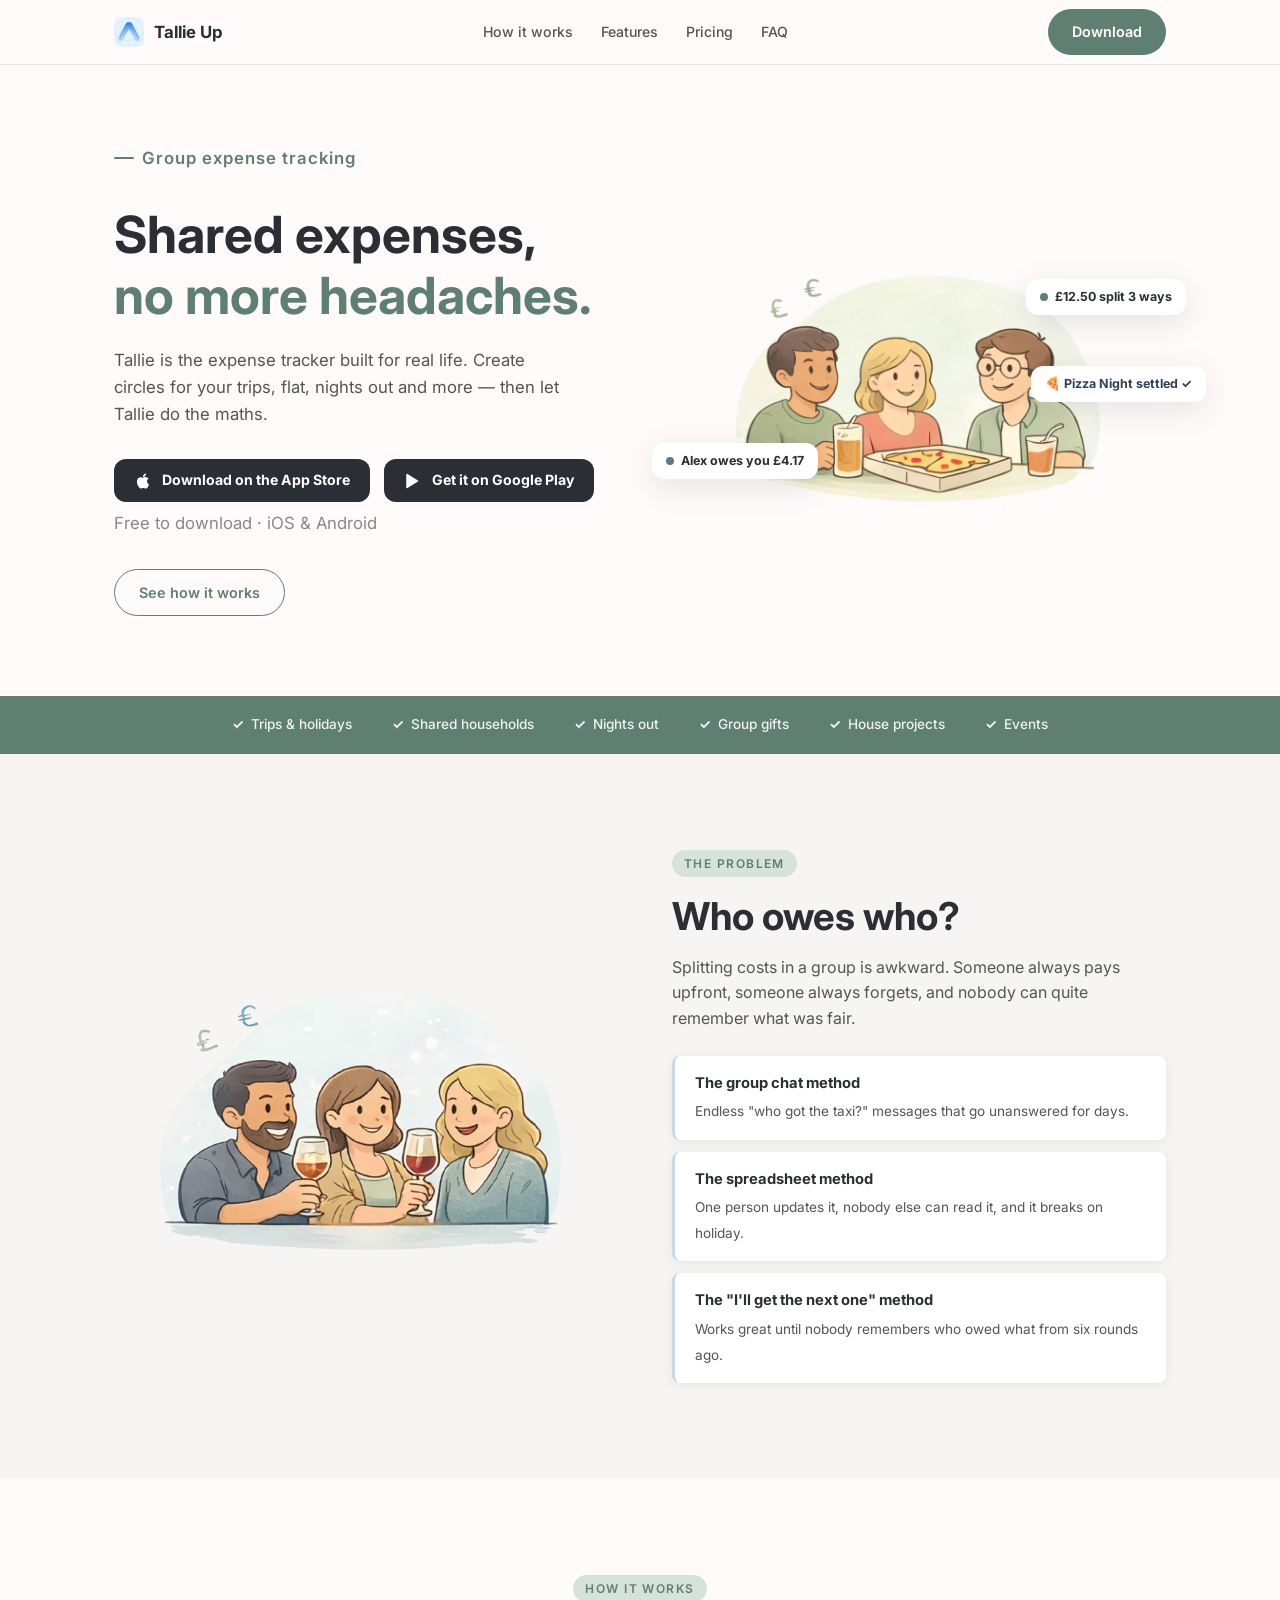
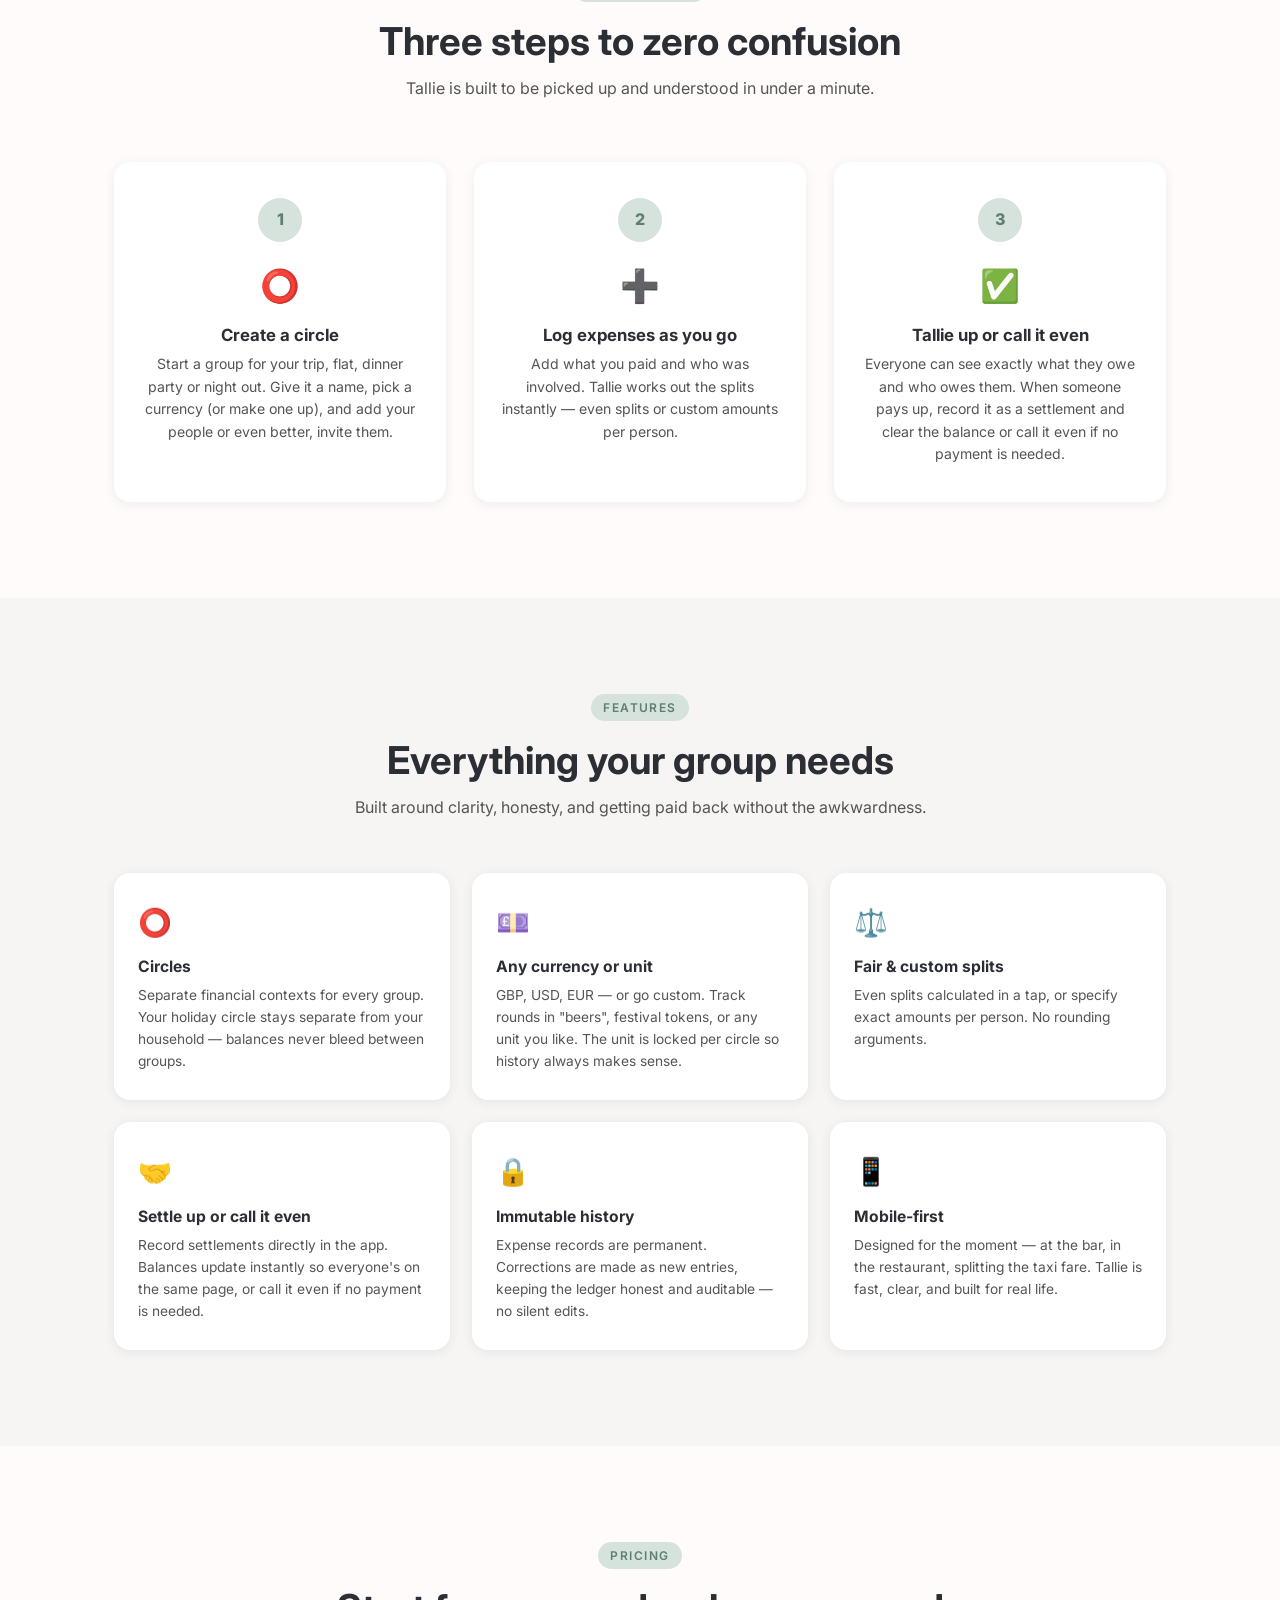
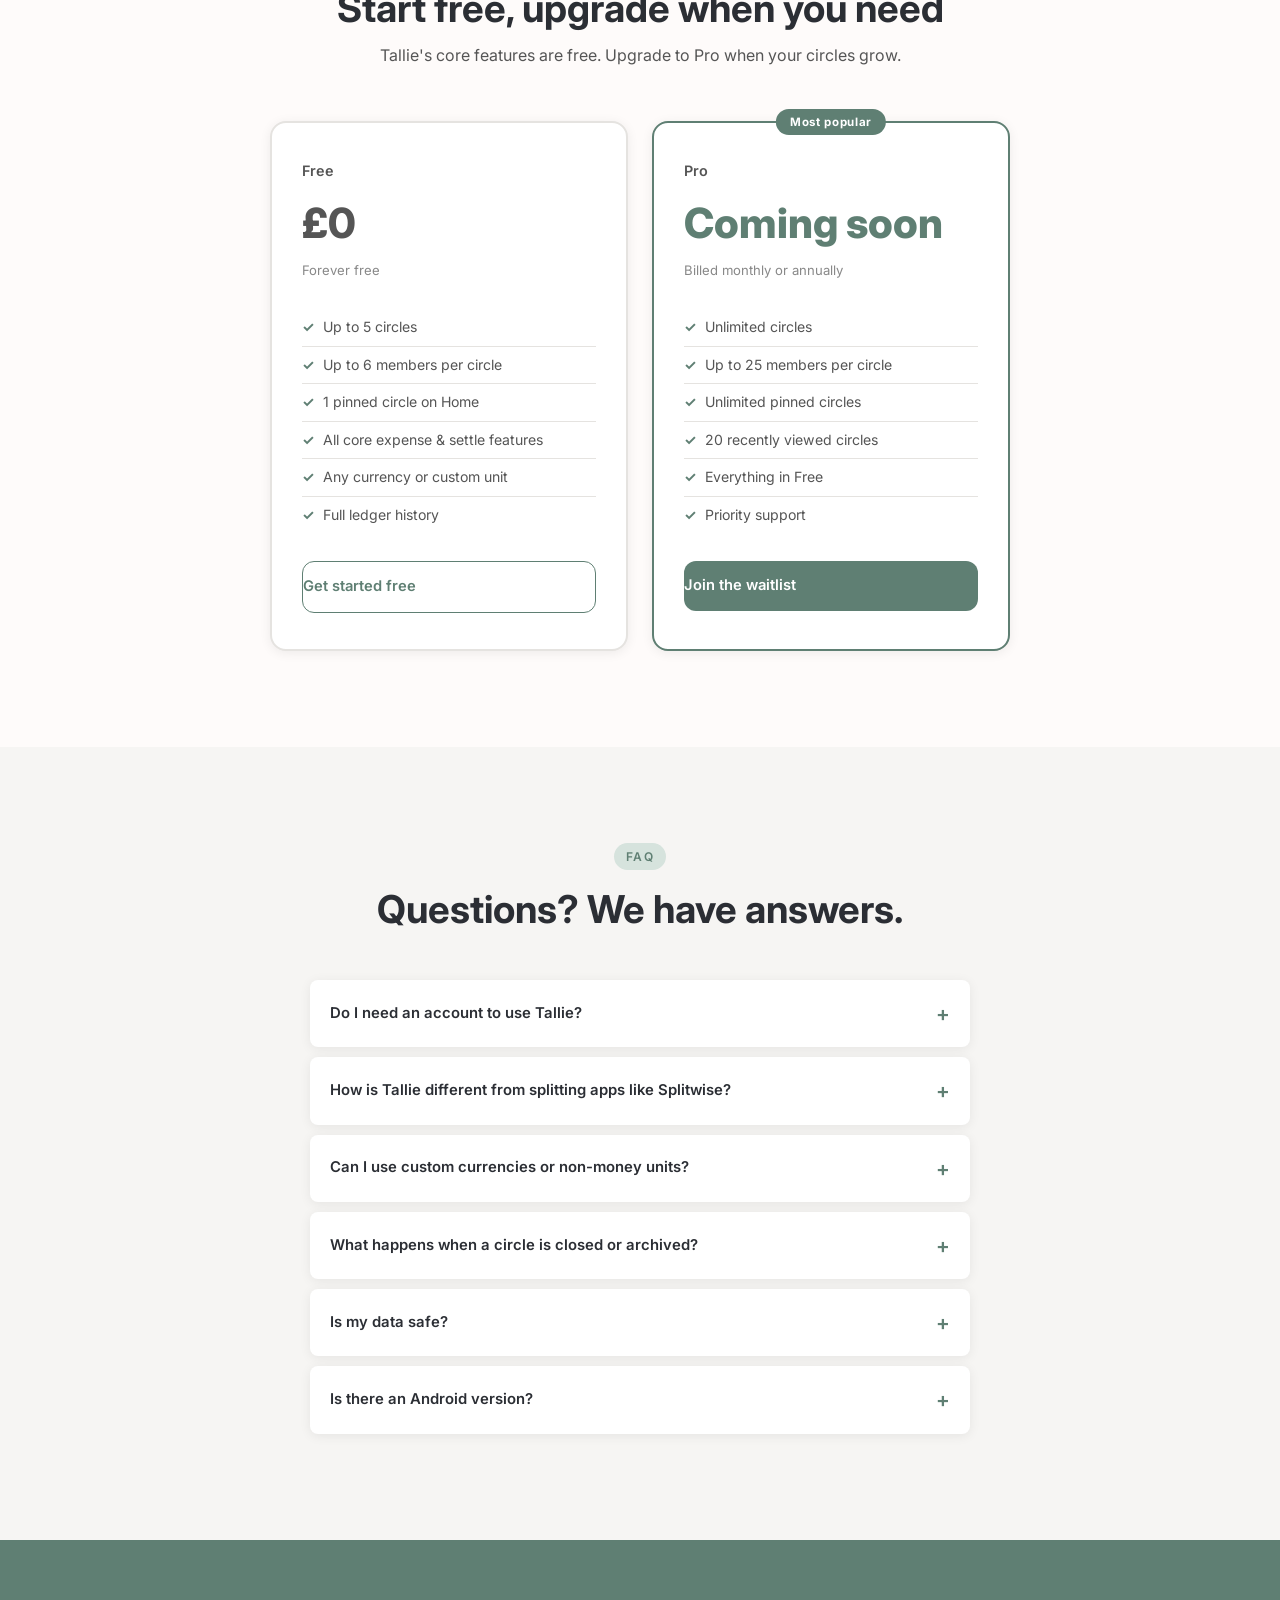
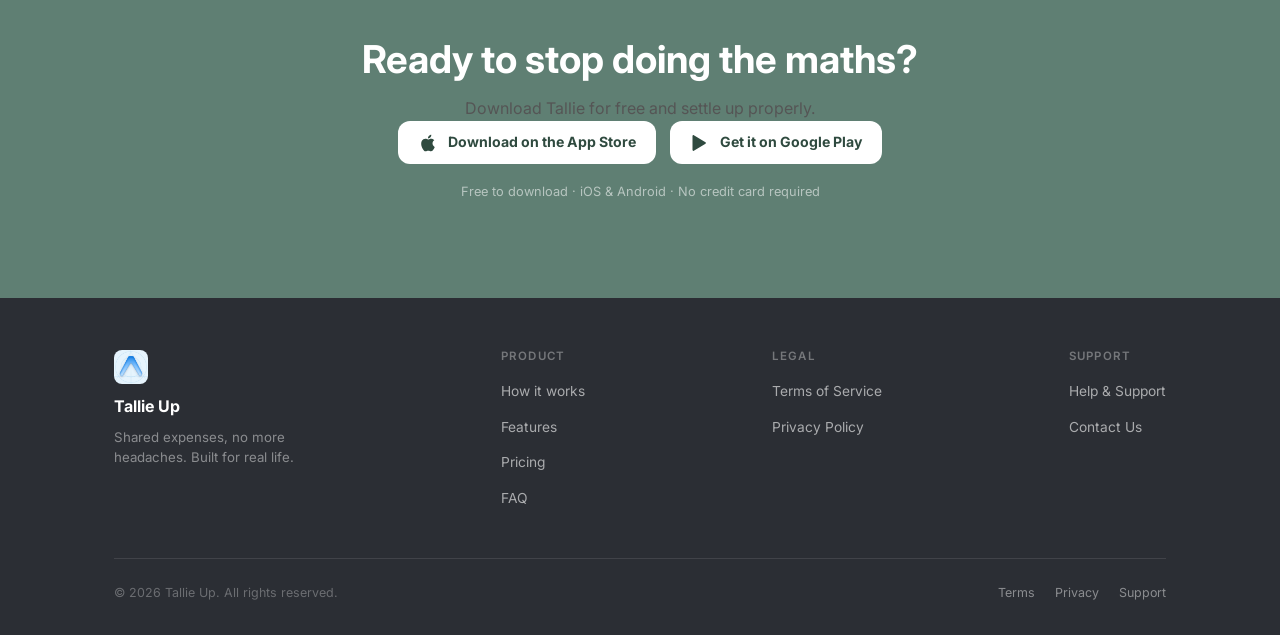
<file: index.html>
<!DOCTYPE html>
<html lang="en">
<head>
  <meta charset="UTF-8" />
  <meta name="viewport" content="width=device-width, initial-scale=1.0" />
  <meta name="description" content="Tallie Up is the group expense tracker built for real life. Create circles for trips, flatmates, nights out and more — then let Tallie do the maths." />
  <meta property="og:title" content="Tallie Up — Shared Expenses, No More Headaches" />
  <meta property="og:description" content="Track shared costs for trips, flatmates, nights out and more. Fair splits, clear balances, no stress." />
  <meta property="og:image" content="assets/icon.png" />
  <title>Tallie Up — Shared Expenses, Made Simple</title>
  <link rel="icon" type="image/png" href="assets/icon.png" />
  <link rel="preconnect" href="https://fonts.googleapis.com" />
  <link rel="preconnect" href="https://fonts.gstatic.com" crossorigin />
  <link href="https://fonts.googleapis.com/css2?family=Inter:ital,wght@0,400;0,500;0,600;0,700;0,800;1,400&display=swap" rel="stylesheet" />
  <link rel="stylesheet" href="styles.css" />
</head>
<body>

<!-- ══════════════════════════════════════════ NAV ══════════════════════════════════════════ -->
<nav>
  <div class="nav-inner">
    <a href="#" class="nav-logo">
      <img src="assets/icon.png" alt="Tallie Up" />
      <span>Tallie Up</span>
    </a>
    <ul class="nav-links">
      <li><a href="#how-it-works">How it works</a></li>
      <li><a href="#features">Features</a></li>
      <li><a href="#pricing">Pricing</a></li>
      <li><a href="#faq">FAQ</a></li>
    </ul>
    <div class="nav-right">
      <a href="#download" class="btn btn-primary">Download</a>
    </div>
  </div>
</nav>

<!-- ══════════════════════════════════════════ HERO ══════════════════════════════════════════ -->
<section class="hero">
  <div class="container">
    <div class="hero-inner">
      <!-- Copy -->
      <div>
        <p class="hero-eyebrow">Group expense tracking</p>
        <h1>Shared expenses,<br><em>no more headaches.</em></h1>
        <p>Tallie is the expense tracker built for real life. Create circles for your trips, flat, nights out and more&nbsp;— then let Tallie do the maths.</p>
        <div class="hero-actions">
          <a href="#download" class="badge-dark">
            <!-- Apple logo -->
            <svg width="18" height="18" viewBox="0 0 24 24" fill="currentColor"><path d="M18.71 19.5c-.83 1.24-1.71 2.45-3.05 2.47-1.34.03-1.77-.79-3.29-.79-1.53 0-2 .77-3.27.82-1.31.05-2.3-1.32-3.14-2.53C4.25 17 2.94 12.45 4.7 9.39c.87-1.52 2.43-2.48 4.12-2.51 1.28-.02 2.5.87 3.29.87.78 0 2.26-1.07 3.8-.91.65.03 2.47.26 3.64 1.98-.09.06-2.17 1.28-2.15 3.81.03 3.02 2.65 4.03 2.68 4.04-.03.07-.42 1.44-1.38 2.83M13 3.5c.73-.83 1.94-1.46 2.94-1.5.13 1.17-.34 2.35-1.04 3.19-.69.85-1.83 1.51-2.95 1.42-.15-1.15.41-2.35 1.05-3.11z"/></svg>
            Download on the App Store
          </a>
          <a href="#download" class="badge-dark">
            <!-- Google Play logo -->
            <svg width="18" height="18" viewBox="0 0 24 24" fill="currentColor"><path d="M3 20.5v-17c0-.83.94-1.3 1.6-.8l14 8.5c.6.37.6 1.23 0 1.6l-14 8.5c-.66.5-1.6.03-1.6-.8z"/></svg>
            Get it on Google Play
          </a>
        </div>
          <p class="hero-note">Free to download &middot; iOS &amp; Android</p>
        <div class="hero-actions">

          <a href="#how-it-works" class="btn btn-outline">See how it works</a>
        </div>
      </div>

      <!-- Illustration -->
      <div class="hero-img-wrap">
        <div class="hero-img-blob"></div>
        <img src="assets/login.png" alt="Friends splitting a meal and drinks" />
        <!-- Floating context badges -->
        <div class="float f1">
          <div class="float-dot" style="background:#5F7F73;"></div>
          £12.50 split 3 ways
        </div>
        <div class="float f2">
          <div class="float-dot" style="background:#567C8D;"></div>
          Alex owes you £4.17
        </div>
        <div class="float f3" style="color:#2F4156;">
          🍕 Pizza Night settled ✓
        </div>
      </div>
    </div>
  </div>
</section>

<!-- ══════════════════════════════════════════ STRIP ══════════════════════════════════════════ -->
<div class="strip">
  <div class="strip-inner">
    <span class="strip-item">Trips &amp; holidays</span>
    <span class="strip-item">Shared households</span>
    <span class="strip-item">Nights out</span>
    <span class="strip-item">Group gifts</span>
    <span class="strip-item">House projects</span>
    <span class="strip-item">Events</span>
  </div>
</div>

<!-- ══════════════════════════════════════════ PROBLEM ══════════════════════════════════════════ -->
<section class="problem" id="problem">
  <div class="container">
    <div class="problem-inner">
      <!-- Illustration -->
      <div class="problem-img">
        <div class="problem-img-blob"></div>
        <img src="assets/signup.png" alt="Friends celebrating together" />
      </div>
      <!-- Copy -->
      <div class="problem-copy">
        <span class="label">The problem</span>
        <h2>Who owes who?</h2>
        <p>Splitting costs in a group is awkward. Someone always pays upfront, someone always forgets, and nobody can quite remember what was fair.</p>
        <div class="pain-cards">
          <div class="pain-card">
            <strong>The group chat method</strong>
            <span>Endless "who got the taxi?" messages that go unanswered for days.</span>
          </div>
          <div class="pain-card">
            <strong>The spreadsheet method</strong>
            <span>One person updates it, nobody else can read it, and it breaks on holiday.</span>
          </div>
          <div class="pain-card">
            <strong>The "I'll get the next one" method</strong>
            <span>Works great until nobody remembers who owed what from six rounds ago.</span>
          </div>
        </div>
      </div>
    </div>
  </div>
</section>

<!-- ══════════════════════════════════════════ HOW IT WORKS ══════════════════════════════════════════ -->
<section id="how-it-works">
  <div class="container">
    <div class="hiw-header">
      <span class="label">How it works</span>
      <h2>Three steps to zero confusion</h2>
      <p>Tallie is built to be picked up and understood in under a minute.</p>
    </div>
    <div class="steps">
      <div class="step">
        <div class="step-num">1</div>
        <div class="step-icon">⭕</div>
        <h3>Create a circle</h3>
        <p>Start a group for your trip, flat, dinner party or night out. Give it a name, pick a currency (or make one up), and add your people or even better, invite them.</p>
      </div>
      <div class="step">
        <div class="step-num">2</div>
        <div class="step-icon">➕</div>
        <h3>Log expenses as you go</h3>
        <p>Add what you paid and who was involved. Tallie works out the splits instantly — even splits or custom amounts per person.</p>
      </div>
      <div class="step">
        <div class="step-num">3</div>
        <div class="step-icon">✅</div>
        <h3>Tallie up or call it even</h3>
        <p>Everyone can see exactly what they owe and who owes them. When someone pays up, record it as a settlement and clear the balance or call it even if no payment is needed.</p>
      </div>
    </div>
  </div>
</section>

<!-- ══════════════════════════════════════════ FEATURES ══════════════════════════════════════════ -->
<section class="features" id="features">
  <div class="container">
    <div class="features-header">
      <span class="label">Features</span>
      <h2>Everything your group needs</h2>
      <p>Built around clarity, honesty, and getting paid back without the awkwardness.</p>
    </div>
    <div class="features-grid">
      <div class="feature-card">
        <div class="feature-icon">⭕</div>
        <h3>Circles</h3>
        <p>Separate financial contexts for every group. Your holiday circle stays separate from your household — balances never bleed between groups.</p>
      </div>
      <div class="feature-card">
        <div class="feature-icon">💷</div>
        <h3>Any currency or unit</h3>
        <p>GBP, USD, EUR — or go custom. Track rounds in "beers", festival tokens, or any unit you like. The unit is locked per circle so history always makes sense.</p>
      </div>
      <div class="feature-card">
        <div class="feature-icon">⚖️</div>
        <h3>Fair &amp; custom splits</h3>
        <p>Even splits calculated in a tap, or specify exact amounts per person. No rounding arguments.</p>
      </div>
      <div class="feature-card">
        <div class="feature-icon">🤝</div>
        <h3>Settle up or call it even</h3>
        <p>Record settlements directly in the app. Balances update instantly so everyone's on the same page, or call it even if no payment is needed.</p>
      </div>
      <div class="feature-card">
        <div class="feature-icon">🔒</div>
        <h3>Immutable history</h3>
        <p>Expense records are permanent. Corrections are made as new entries, keeping the ledger honest and auditable — no silent edits.</p>
      </div>
      <div class="feature-card">
        <div class="feature-icon">📱</div>
        <h3>Mobile-first</h3>
        <p>Designed for the moment — at the bar, in the restaurant, splitting the taxi fare. Tallie is fast, clear, and built for real life.</p>
      </div>
    </div>
  </div>
</section>

<!-- ══════════════════════════════════════════ PRICING ══════════════════════════════════════════ -->
<section id="pricing">
  <div class="container">
    <div class="pricing-header">
      <span class="label">Pricing</span>
      <h2>Start free, upgrade when you need</h2>
      <p>Tallie's core features are free. Upgrade to Pro when your circles grow.</p>
    </div>
    <div class="pricing-grid">
      <!-- Free -->
      <div class="pricing-card">
        <p class="pricing-tier">Free</p>
        <p class="pricing-price">£0</p>
        <p class="pricing-period">Forever free</p>
        <ul class="pricing-list">
          <li><span class="check">✓</span> Up to 5 circles</li>
          <li><span class="check">✓</span> Up to 6 members per circle</li>
          <li><span class="check">✓</span> 1 pinned circle on Home</li>
          <li><span class="check">✓</span> All core expense &amp; settle features</li>
          <li><span class="check">✓</span> Any currency or custom unit</li>
          <li><span class="check">✓</span> Full ledger history</li>
        </ul>
        <a href="#download" class="btn btn-outline pricing-btn">Get started free</a>
      </div>
      <!-- Pro -->
      <div class="pricing-card pro">
        <div class="pro-badge">Most popular</div>
        <p class="pricing-tier">Pro</p>
        <p class="pricing-price" style="color:var(--primary);">Coming soon</p>
        <p class="pricing-period">Billed monthly or annually</p>
        <ul class="pricing-list">
          <li><span class="check">✓</span> Unlimited circles</li>
          <li><span class="check">✓</span> Up to 25 members per circle</li>
          <li><span class="check">✓</span> Unlimited pinned circles</li>
          <li><span class="check">✓</span> 20 recently viewed circles</li>
          <li><span class="check">✓</span> Everything in Free</li>
          <li><span class="check">✓</span> Priority support</li>
        </ul>
        <a href="#download" class="btn btn-primary pricing-btn">Join the waitlist</a>
      </div>
    </div>
  </div>
</section>

<!-- ══════════════════════════════════════════ FAQ ══════════════════════════════════════════ -->
<section class="faq" id="faq">
  <div class="container">
    <div class="faq-header">
      <span class="label">FAQ</span>
      <h2>Questions? We have answers.</h2>
    </div>
    <div class="faq-list">
      <details>
        <summary>Do I need an account to use Tallie?</summary>
        <div>Yes — Tallie uses accounts to keep your data safe, backed up, and synced. Sign up takes under a minute with just your email and a password.</div>
      </details>
      <details>
        <summary>How is Tallie different from splitting apps like Splitwise?</summary>
        <div>Tallie focuses on clean, isolated circles with an immutable ledger — every entry is permanent, corrections are made as new entries, and there are no silent edits. It also supports custom units (think: beers, tokens, holiday points) beyond standard currencies.</div>
      </details>
      <details>
        <summary>Can I use custom currencies or non-money units?</summary>
        <div>Yes! Each circle can use any ISO currency (GBP, USD, EUR…) or a completely custom unit — "beers", "festival tokens", "bottles", whatever fits your group. The unit is locked when the circle is created to preserve the meaning of historical records.</div>
      </details>
      <details>
        <summary>What happens when a circle is closed or archived?</summary>
        <div>Closing a circle prevents any new expenses or membership changes. Archiving makes it fully read-only. Either way, the full history is preserved — you can always look back at what happened.</div>
      </details>
      <details>
        <summary>Is my data safe?</summary>
        <div>Tallie is powered by Supabase with PostgreSQL and Row Level Security — meaning your data is isolated, encrypted in transit, and only accessible by you. We do not sell your data.</div>
      </details>
      <details>
        <summary>Is there an Android version?</summary>
        <div>Yes! Tallie is available on both iOS and Android. Download it free from the App Store or Google Play.</div>
      </details>
    </div>
  </div>
</section>

<!-- ══════════════════════════════════════════ DOWNLOAD ══════════════════════════════════════════ -->
<section class="download" id="download">
  <div class="container">
    <h2>Ready to stop doing the maths?</h2>
    <p>Download Tallie for free and settle up properly.</p>
    <div class="download-actions">
      <a href="#" class="badge-light">
        <svg width="20" height="20" viewBox="0 0 24 24" fill="currentColor"><path d="M18.71 19.5c-.83 1.24-1.71 2.45-3.05 2.47-1.34.03-1.77-.79-3.29-.79-1.53 0-2 .77-3.27.82-1.31.05-2.3-1.32-3.14-2.53C4.25 17 2.94 12.45 4.7 9.39c.87-1.52 2.43-2.48 4.12-2.51 1.28-.02 2.5.87 3.29.87.78 0 2.26-1.07 3.8-.91.65.03 2.47.26 3.64 1.98-.09.06-2.17 1.28-2.15 3.81.03 3.02 2.65 4.03 2.68 4.04-.03.07-.42 1.44-1.38 2.83M13 3.5c.73-.83 1.94-1.46 2.94-1.5.13 1.17-.34 2.35-1.04 3.19-.69.85-1.83 1.51-2.95 1.42-.15-1.15.41-2.35 1.05-3.11z"/></svg>
        Download on the App Store
      </a>
      <a href="#" class="badge-light">
        <svg width="20" height="20" viewBox="0 0 24 24" fill="currentColor"><path d="M3 20.5v-17c0-.83.94-1.3 1.6-.8l14 8.5c.6.37.6 1.23 0 1.6l-14 8.5c-.66.5-1.6.03-1.6-.8z"/></svg>
        Get it on Google Play
      </a>
    </div>
    <p class="download-note">Free to download &middot; iOS &amp; Android &middot; No credit card required</p>
  </div>
</section>

<!-- ══════════════════════════════════════════ FOOTER ══════════════════════════════════════════ -->
<footer class="footer-full">
  <div class="footer-inner">
    <div class="footer-top">
      <div class="footer-brand">
        <img src="assets/icon.png" alt="Tallie Up" />
        <div class="footer-brand-name">Tallie Up</div>
        <p>Shared expenses, no more headaches. Built for real life.</p>
      </div>
      <div class="footer-col">
        <h4>Product</h4>
        <ul>
          <li><a href="#how-it-works">How it works</a></li>
          <li><a href="#features">Features</a></li>
          <li><a href="#pricing">Pricing</a></li>
          <li><a href="#faq">FAQ</a></li>
        </ul>
      </div>
      <div class="footer-col">
        <h4>Legal</h4>
        <ul>
          <li><a href="terms.html">Terms of Service</a></li>
          <li><a href="privacy.html">Privacy Policy</a></li>
        </ul>
      </div>
      <div class="footer-col">
        <h4>Support</h4>
        <ul>
          <li><a href="support.html">Help &amp; Support</a></li>
          <li><a href="mailto:hello@tallieup.app">Contact Us</a></li>
        </ul>
      </div>
    </div>
    <div class="footer-bottom">
      <p>&copy; <span id="yr"></span> Tallie Up. All rights reserved.</p>
      <div style="display:flex;gap:20px;flex-wrap:wrap;">
        <a href="terms.html">Terms</a>
        <a href="privacy.html">Privacy</a>
        <a href="support.html">Support</a>
      </div>
    </div>
  </div>
</footer>

<script>
  document.getElementById('yr').textContent = new Date().getFullYear();
</script>
</body>
</html>
</file>
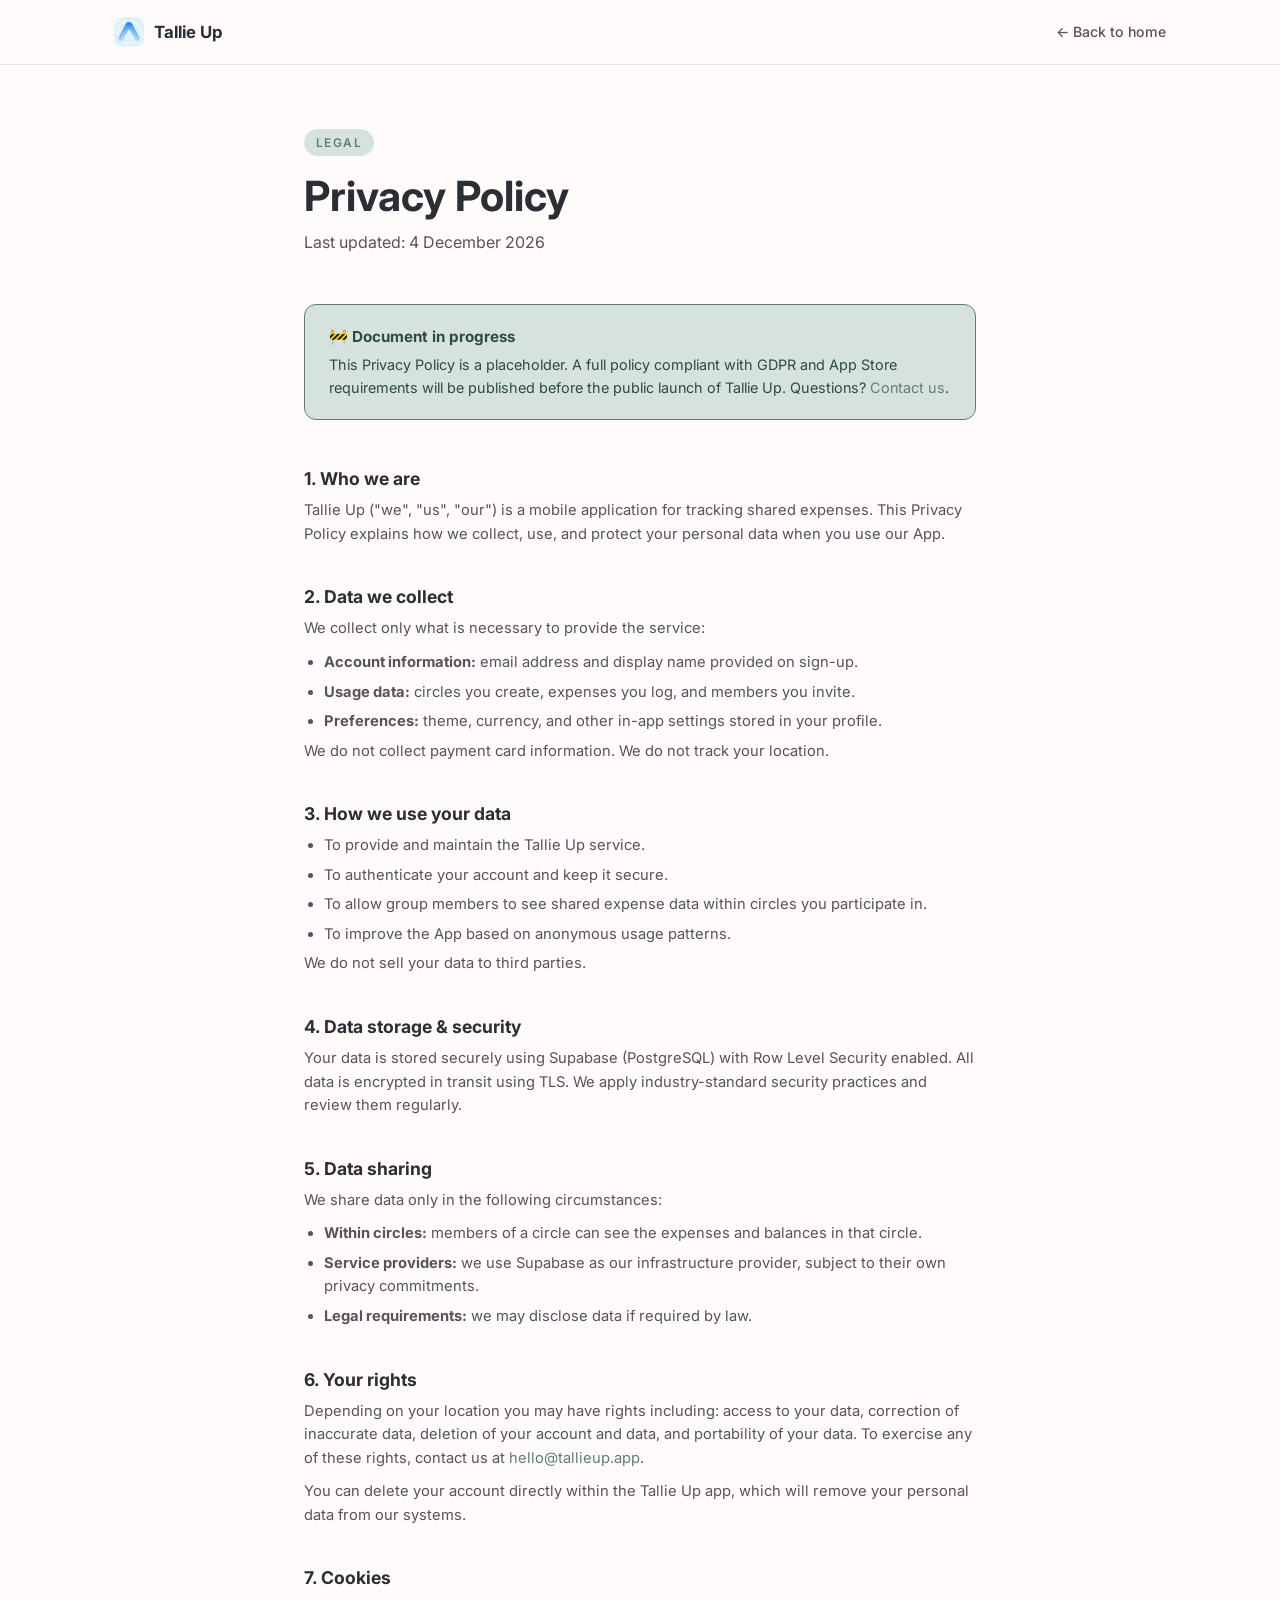
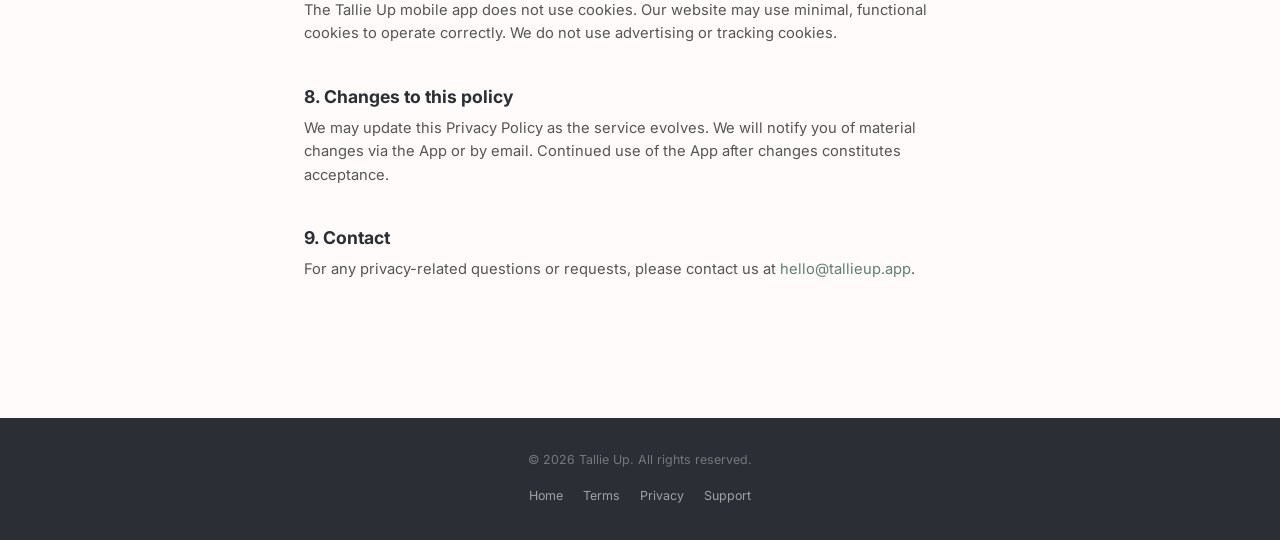
<file: privacy.html>
<!DOCTYPE html>
<html lang="en">
<head>
  <meta charset="UTF-8" />
  <meta name="viewport" content="width=device-width, initial-scale=1.0" />
  <title>Privacy Policy — Tallie Up</title>
  <link rel="icon" type="image/png" href="assets/icon.png" />
  <link rel="preconnect" href="https://fonts.googleapis.com" />
  <link rel="preconnect" href="https://fonts.gstatic.com" crossorigin />
  <link href="https://fonts.googleapis.com/css2?family=Inter:wght@400;500;600;700&display=swap" rel="stylesheet" />
  <link rel="stylesheet" href="styles.css" />
</head>
<body>

<nav>
  <div class="nav-inner">
    <a href="index.html" class="nav-logo">
      <img src="assets/icon.png" alt="Tallie Up" />
      <span>Tallie Up</span>
    </a>
    <a href="index.html" class="nav-back">&larr; Back to home</a>
  </div>
</nav>

<div class="page-wrap">
  <span class="page-label">Legal</span>
  <h1>Privacy Policy</h1>
  <p class="page-meta">Last updated: <span id="date"></span></p>

  <div class="placeholder-banner">
    <strong>🚧 Document in progress</strong>
    This Privacy Policy is a placeholder. A full policy compliant with GDPR and App Store requirements will be published before the public launch of Tallie Up. Questions? <a href="mailto:hello@tallieup.app">Contact us</a>.
  </div>

  <div class="legal-section">
    <h2>1. Who we are</h2>
    <p>Tallie Up ("we", "us", "our") is a mobile application for tracking shared expenses. This Privacy Policy explains how we collect, use, and protect your personal data when you use our App.</p>
  </div>

  <div class="legal-section">
    <h2>2. Data we collect</h2>
    <p>We collect only what is necessary to provide the service:</p>
    <ul>
      <li><strong>Account information:</strong> email address and display name provided on sign-up.</li>
      <li><strong>Usage data:</strong> circles you create, expenses you log, and members you invite.</li>
      <li><strong>Preferences:</strong> theme, currency, and other in-app settings stored in your profile.</li>
    </ul>
    <p>We do not collect payment card information. We do not track your location.</p>
  </div>

  <div class="legal-section">
    <h2>3. How we use your data</h2>
    <ul>
      <li>To provide and maintain the Tallie Up service.</li>
      <li>To authenticate your account and keep it secure.</li>
      <li>To allow group members to see shared expense data within circles you participate in.</li>
      <li>To improve the App based on anonymous usage patterns.</li>
    </ul>
    <p>We do not sell your data to third parties.</p>
  </div>

  <div class="legal-section">
    <h2>4. Data storage &amp; security</h2>
    <p>Your data is stored securely using Supabase (PostgreSQL) with Row Level Security enabled. All data is encrypted in transit using TLS. We apply industry-standard security practices and review them regularly.</p>
  </div>

  <div class="legal-section">
    <h2>5. Data sharing</h2>
    <p>We share data only in the following circumstances:</p>
    <ul>
      <li><strong>Within circles:</strong> members of a circle can see the expenses and balances in that circle.</li>
      <li><strong>Service providers:</strong> we use Supabase as our infrastructure provider, subject to their own privacy commitments.</li>
      <li><strong>Legal requirements:</strong> we may disclose data if required by law.</li>
    </ul>
  </div>

  <div class="legal-section">
    <h2>6. Your rights</h2>
    <p>Depending on your location you may have rights including: access to your data, correction of inaccurate data, deletion of your account and data, and portability of your data. To exercise any of these rights, contact us at <a href="mailto:hello@tallieup.app">hello@tallieup.app</a>.</p>
    <p>You can delete your account directly within the Tallie Up app, which will remove your personal data from our systems.</p>
  </div>

  <div class="legal-section">
    <h2>7. Cookies</h2>
    <p>The Tallie Up mobile app does not use cookies. Our website may use minimal, functional cookies to operate correctly. We do not use advertising or tracking cookies.</p>
  </div>

  <div class="legal-section">
    <h2>8. Changes to this policy</h2>
    <p>We may update this Privacy Policy as the service evolves. We will notify you of material changes via the App or by email. Continued use of the App after changes constitutes acceptance.</p>
  </div>

  <div class="legal-section">
    <h2>9. Contact</h2>
    <p>For any privacy-related questions or requests, please contact us at <a href="mailto:hello@tallieup.app">hello@tallieup.app</a>.</p>
  </div>
</div>

<footer>
  <p>&copy; <span id="yr"></span> Tallie Up. All rights reserved.</p>
  <div class="footer-links">
    <a href="index.html">Home</a>
    <a href="terms.html">Terms</a>
    <a href="privacy.html">Privacy</a>
    <a href="support.html">Support</a>
  </div>
</footer>

<script>
  document.getElementById('yr').textContent = new Date().getFullYear();
  document.getElementById('date').textContent = new Date().toLocaleDateString('en-GB', { day: 'numeric', month: 'long', year: 'numeric' });
</script>
</body>
</html>
</file>
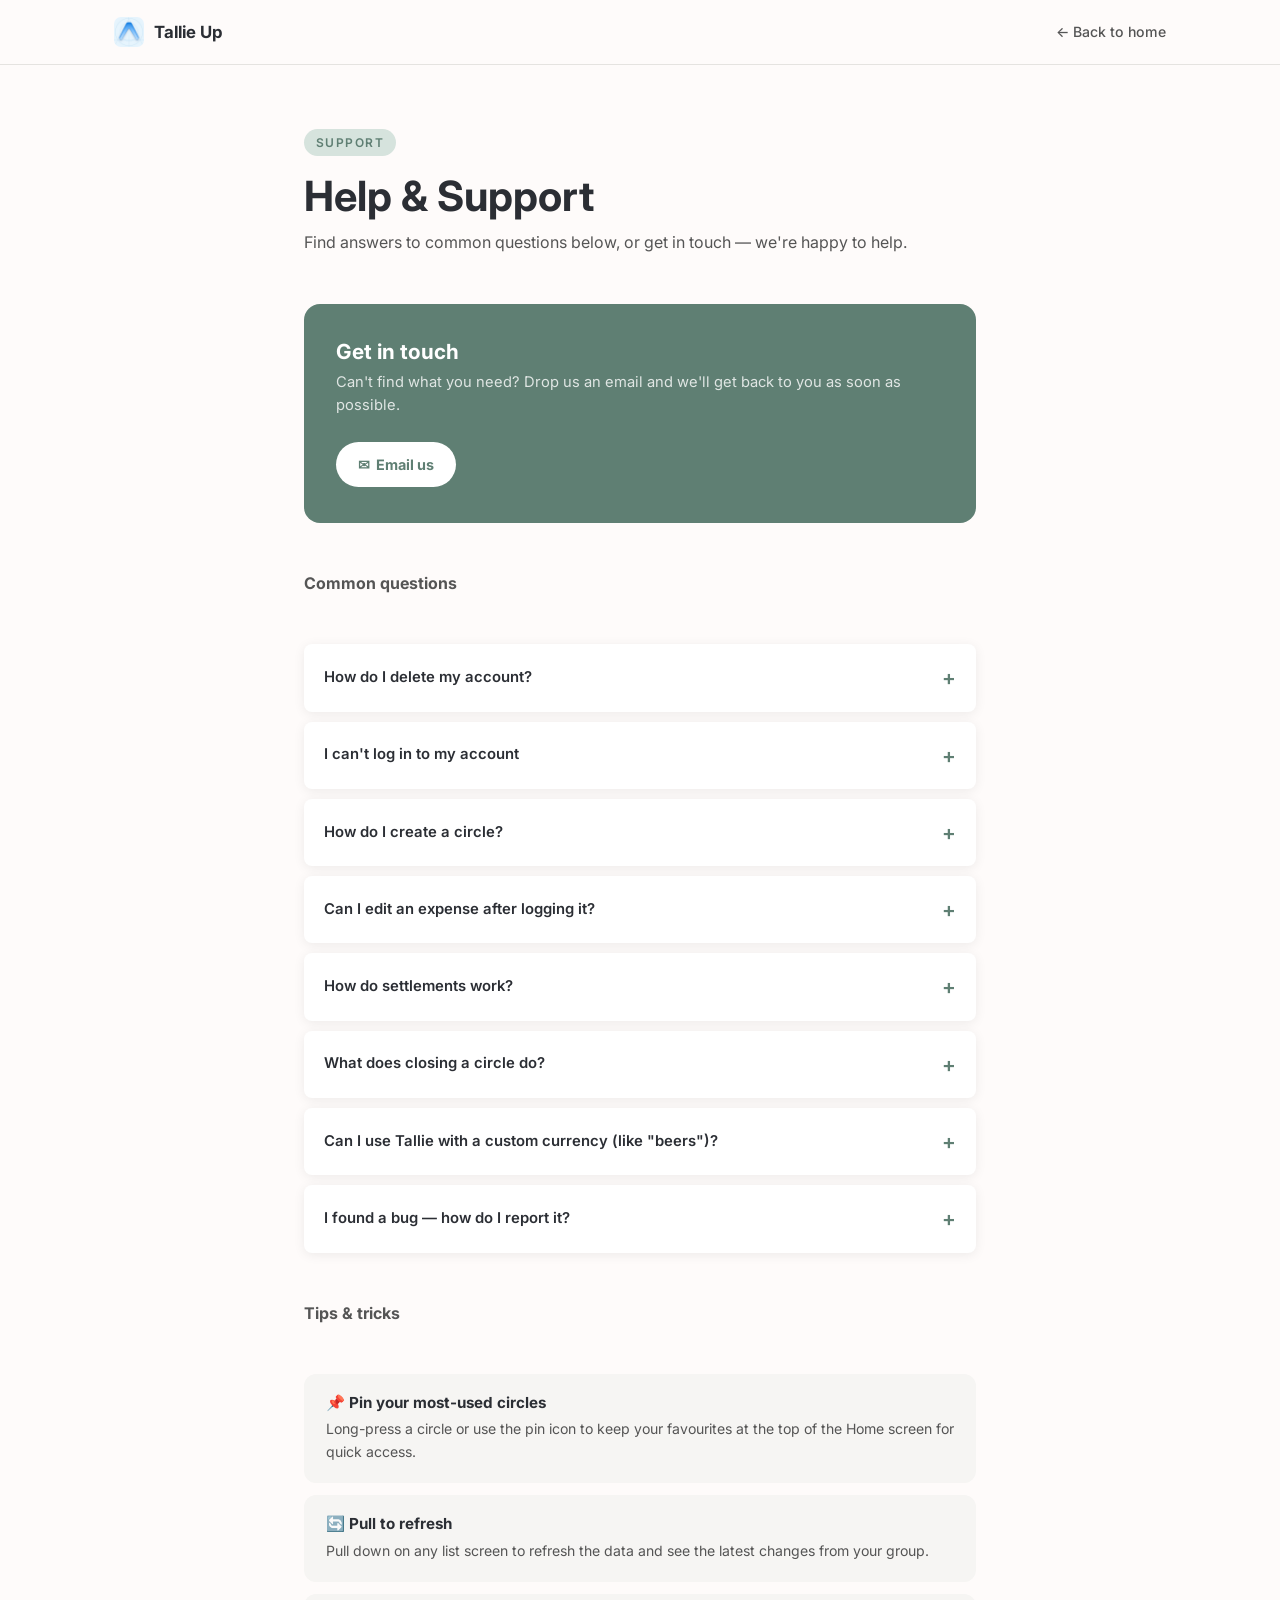
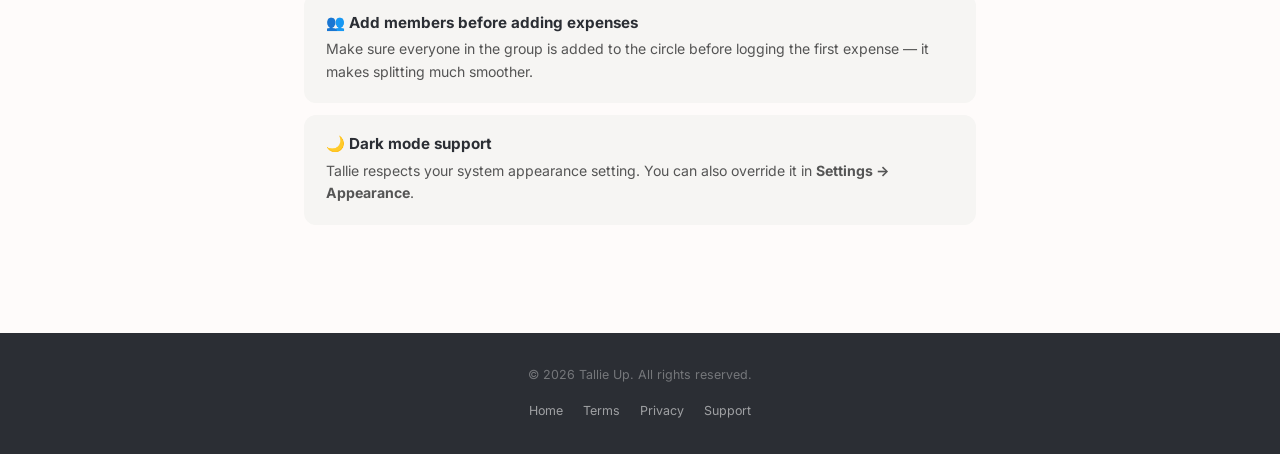
<file: support.html>
<!DOCTYPE html>
<html lang="en">
<head>
  <meta charset="UTF-8" />
  <meta name="viewport" content="width=device-width, initial-scale=1.0" />
  <title>Support — Tallie Up</title>
  <link rel="icon" type="image/png" href="assets/icon.png" />
  <link rel="preconnect" href="https://fonts.googleapis.com" />
  <link rel="preconnect" href="https://fonts.gstatic.com" crossorigin />
  <link href="https://fonts.googleapis.com/css2?family=Inter:wght@400;500;600;700&display=swap" rel="stylesheet" />
  <link rel="stylesheet" href="styles.css" />
</head>
<body>

<nav>
  <div class="nav-inner">
    <a href="index.html" class="nav-logo">
      <img src="assets/icon.png" alt="Tallie Up" />
      <span>Tallie Up</span>
    </a>
    <a href="index.html" class="nav-back">&larr; Back to home</a>
  </div>
</nav>

<div class="page-wrap">
  <span class="page-label">Support</span>
  <h1>Help &amp; Support</h1>
  <p>Find answers to common questions below, or get in touch — we're happy to help.</p>

  <!-- Contact -->
  <div class="contact-card">
    <div>
      <h2>Get in touch</h2>
      <p>Can't find what you need? Drop us an email and we'll get back to you as soon as possible.</p>
    </div>
    <a href="mailto:hello@tallieup.app" class="contact-btn">
      ✉&nbsp; Email us
    </a>
  </div>

  <!-- FAQ -->
  <p class="faq-title">Common questions</p>

  <details>
    <summary>How do I delete my account?</summary>
    <div>You can delete your account from within the app. Go to <strong>Settings</strong>, scroll to the bottom, and tap <strong>Delete Account</strong>. This will permanently remove your account and personal data. Circle history that involves other members may be retained for those members' records.</div>
  </details>

  <details>
    <summary>I can't log in to my account</summary>
    <div>First, check that you're using the correct email address. If you've forgotten your password, use the "Forgot password" option on the login screen — we'll send you a reset link. If you still can't access your account, email us at <a href="mailto:hello@tallieup.app">hello@tallieup.app</a>.</div>
  </details>

  <details>
    <summary>How do I create a circle?</summary>
    <div>Tap the <strong>+</strong> button on the Circles tab. Give your circle a name, choose a currency or custom unit, add members, and tap <strong>Create</strong>. You can add more members later from the circle's settings.</div>
  </details>

  <details>
    <summary>Can I edit an expense after logging it?</summary>
    <div>Tallie uses an immutable ledger — expenses are permanent once recorded. This keeps the history honest and trustworthy for all group members. If you made a mistake, you can add a correction entry (e.g. a negative expense or adjustment) to balance it out.</div>
  </details>

  <details>
    <summary>How do settlements work?</summary>
    <div>When someone pays another person back, record it as a <strong>Settlement</strong> inside the circle. Select who paid and who they paid, enter the amount, and confirm. Balances update instantly for everyone in the circle.</div>
  </details>

  <details>
    <summary>What does closing a circle do?</summary>
    <div>Closing a circle prevents any new expenses or membership changes. It's useful when a trip or event is finished and you want to lock the records. The full history is preserved and remains readable. You can archive a closed circle to move it out of your active list.</div>
  </details>

  <details>
    <summary>Can I use Tallie with a custom currency (like "beers")?</summary>
    <div>Yes! When creating a circle, choose <strong>Custom unit</strong> and name it whatever you like — "beers", "bottles", "tokens", anything. The unit is fixed for the lifetime of the circle so the history always makes sense.</div>
  </details>

  <details>
    <summary>I found a bug — how do I report it?</summary>
    <div>Please email <a href="mailto:hello@tallieup.app">hello@tallieup.app</a> with a description of what happened, what you expected, and your device and OS version. Screenshots or screen recordings are really helpful.</div>
  </details>

  <!-- Tips -->
  <p class="tips-title">Tips &amp; tricks</p>

  <div class="tip-card">
    <h3>📌 Pin your most-used circles</h3>
    <p>Long-press a circle or use the pin icon to keep your favourites at the top of the Home screen for quick access.</p>
  </div>

  <div class="tip-card">
    <h3>🔄 Pull to refresh</h3>
    <p>Pull down on any list screen to refresh the data and see the latest changes from your group.</p>
  </div>

  <div class="tip-card">
    <h3>👥 Add members before adding expenses</h3>
    <p>Make sure everyone in the group is added to the circle before logging the first expense — it makes splitting much smoother.</p>
  </div>

  <div class="tip-card">
    <h3>🌙 Dark mode support</h3>
    <p>Tallie respects your system appearance setting. You can also override it in <strong>Settings → Appearance</strong>.</p>
  </div>
</div>

<footer>
  <p>&copy; <span id="yr"></span> Tallie Up. All rights reserved.</p>
  <div class="footer-links">
    <a href="index.html">Home</a>
    <a href="terms.html">Terms</a>
    <a href="privacy.html">Privacy</a>
    <a href="support.html">Support</a>
  </div>
</footer>

<script>
  document.getElementById('yr').textContent = new Date().getFullYear();
</script>
</body>
</html>
</file>
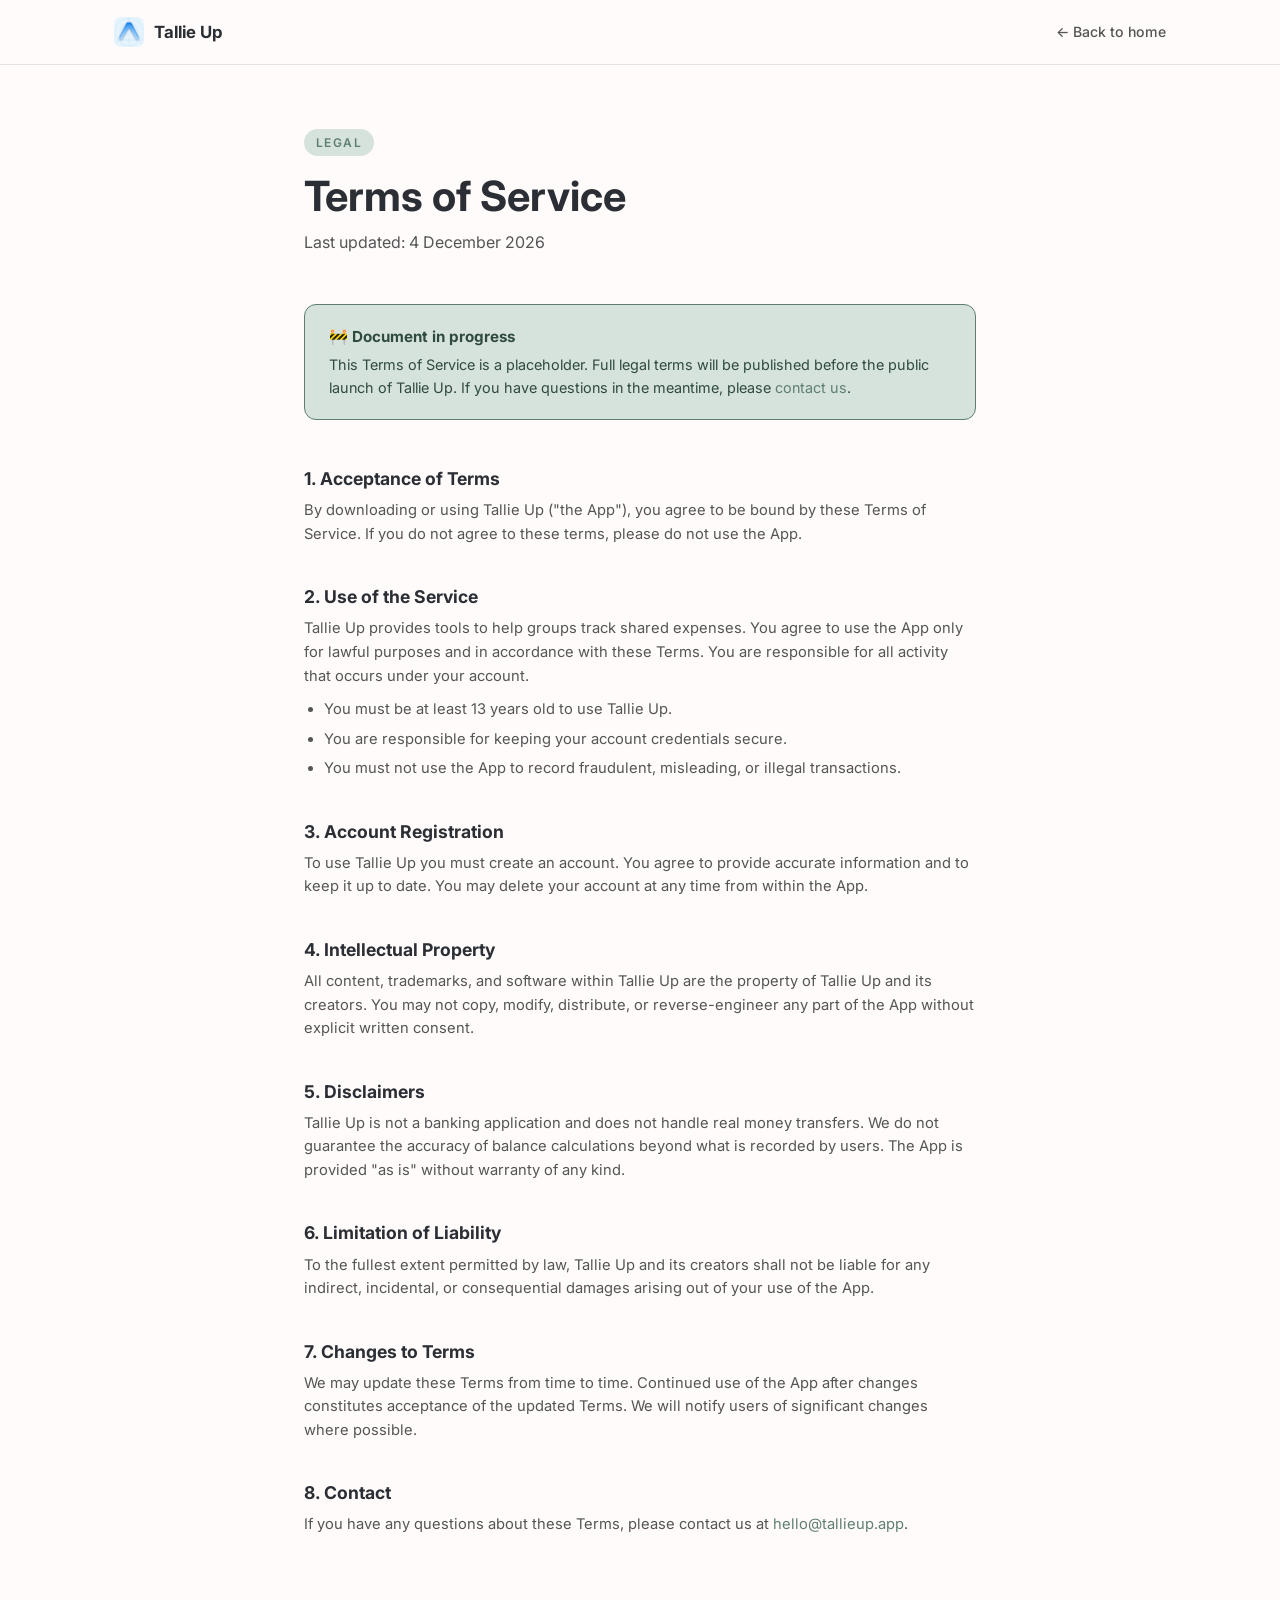
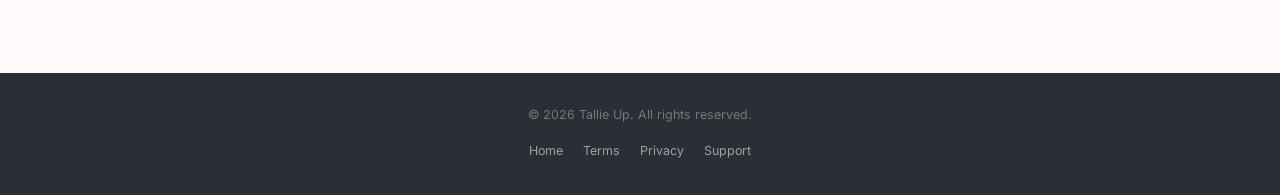
<file: terms.html>
<!DOCTYPE html>
<html lang="en">
<head>
  <meta charset="UTF-8" />
  <meta name="viewport" content="width=device-width, initial-scale=1.0" />
  <title>Terms of Service — Tallie Up</title>
  <link rel="icon" type="image/png" href="assets/icon.png" />
  <link rel="preconnect" href="https://fonts.googleapis.com" />
  <link rel="preconnect" href="https://fonts.gstatic.com" crossorigin />
  <link href="https://fonts.googleapis.com/css2?family=Inter:wght@400;500;600;700&display=swap" rel="stylesheet" />
  <link rel="stylesheet" href="styles.css" />
</head>
<body>

<nav>
  <div class="nav-inner">
    <a href="index.html" class="nav-logo">
      <img src="assets/icon.png" alt="Tallie Up" />
      <span>Tallie Up</span>
    </a>
    <a href="index.html" class="nav-back">&larr; Back to home</a>
  </div>
</nav>

<div class="page-wrap">
  <span class="page-label">Legal</span>
  <h1>Terms of Service</h1>
  <p class="page-meta">Last updated: <span id="date"></span></p>

  <div class="placeholder-banner">
    <strong>🚧 Document in progress</strong>
    This Terms of Service is a placeholder. Full legal terms will be published before the public launch of Tallie Up. If you have questions in the meantime, please <a href="mailto:hello@tallieup.app">contact us</a>.
  </div>

  <div class="legal-section">
    <h2>1. Acceptance of Terms</h2>
    <p>By downloading or using Tallie Up ("the App"), you agree to be bound by these Terms of Service. If you do not agree to these terms, please do not use the App.</p>
  </div>

  <div class="legal-section">
    <h2>2. Use of the Service</h2>
    <p>Tallie Up provides tools to help groups track shared expenses. You agree to use the App only for lawful purposes and in accordance with these Terms. You are responsible for all activity that occurs under your account.</p>
    <ul>
      <li>You must be at least 13 years old to use Tallie Up.</li>
      <li>You are responsible for keeping your account credentials secure.</li>
      <li>You must not use the App to record fraudulent, misleading, or illegal transactions.</li>
    </ul>
  </div>

  <div class="legal-section">
    <h2>3. Account Registration</h2>
    <p>To use Tallie Up you must create an account. You agree to provide accurate information and to keep it up to date. You may delete your account at any time from within the App.</p>
  </div>

  <div class="legal-section">
    <h2>4. Intellectual Property</h2>
    <p>All content, trademarks, and software within Tallie Up are the property of Tallie Up and its creators. You may not copy, modify, distribute, or reverse-engineer any part of the App without explicit written consent.</p>
  </div>

  <div class="legal-section">
    <h2>5. Disclaimers</h2>
    <p>Tallie Up is not a banking application and does not handle real money transfers. We do not guarantee the accuracy of balance calculations beyond what is recorded by users. The App is provided "as is" without warranty of any kind.</p>
  </div>

  <div class="legal-section">
    <h2>6. Limitation of Liability</h2>
    <p>To the fullest extent permitted by law, Tallie Up and its creators shall not be liable for any indirect, incidental, or consequential damages arising out of your use of the App.</p>
  </div>

  <div class="legal-section">
    <h2>7. Changes to Terms</h2>
    <p>We may update these Terms from time to time. Continued use of the App after changes constitutes acceptance of the updated Terms. We will notify users of significant changes where possible.</p>
  </div>

  <div class="legal-section">
    <h2>8. Contact</h2>
    <p>If you have any questions about these Terms, please contact us at <a href="mailto:hello@tallieup.app">hello@tallieup.app</a>.</p>
  </div>
</div>

<footer>
  <p>&copy; <span id="yr"></span> Tallie Up. All rights reserved.</p>
  <div class="footer-links">
    <a href="index.html">Home</a>
    <a href="terms.html">Terms</a>
    <a href="privacy.html">Privacy</a>
    <a href="support.html">Support</a>
  </div>
</footer>

<script>
  document.getElementById('yr').textContent = new Date().getFullYear();
  document.getElementById('date').textContent = new Date().toLocaleDateString('en-GB', { day: 'numeric', month: 'long', year: 'numeric' });
</script>
</body>
</html>
</file>
<file: styles.css>
/* ════════════════════════════════════════════════════════════════
   Tallie Up — Website Styles
   Mirrors design tokens from app/styles/theme.ts
   ════════════════════════════════════════════════════════════════ */

/* ── Reset ── */
*, *::before, *::after { box-sizing: border-box; margin: 0; padding: 0; }

/* ── Design tokens ── */
:root {
  --bg:         #FEFBFA;
  --bg-alt:     #F6F5F3;
  --text:       #2B2E34;
  --text-muted: #555555;
  --text-faint: #888888;
  --primary:    #5F7F73;
  --primary-dk: #2F4A3F;
  --primary-lt: #D6E3DD;
  --sky:        #C8D9E6;
  --sky-lt:     #EEF4F8;
  --teal:       #567C8D;
  --navy:       #2F4156;
  --border:     #E5E3E0;
  --radius:     16px;
  --radius-sm:   8px;
  --shadow:     0 2px 12px rgba(0,0,0,0.07);
  --shadow-lg:  0 8px 32px rgba(0,0,0,0.10);
}

/* ── Base ── */
html { scroll-behavior: smooth; }

body {
  font-family: 'Inter', -apple-system, BlinkMacSystemFont, 'Segoe UI', sans-serif;
  background: var(--bg);
  color: var(--text);
  line-height: 1.6;
  -webkit-font-smoothing: antialiased;
}

h1, h2, h3, h4 { line-height: 1.2; font-weight: 700; }
h1 { font-size: clamp(2rem, 5vw, 3.2rem); }
h2 { font-size: clamp(1.6rem, 4vw, 2.4rem); }
h3 { font-size: 1.05rem; }
p  { color: var(--text-muted); }
a  { color: inherit; text-decoration: none; }

.container { max-width: 1100px; margin: 0 auto; padding: 0 24px; }
section { padding: 96px 0; }

/* ── Section label pill ── */
.label {
  display: inline-block;
  font-size: 0.75rem;
  font-weight: 600;
  letter-spacing: 0.12em;
  text-transform: uppercase;
  color: var(--primary);
  background: var(--primary-lt);
  padding: 4px 12px;
  border-radius: 20px;
  margin-bottom: 16px;
}

/* ════════════════════════════════════════════
   BUTTONS
   ════════════════════════════════════════════ */
.btn {
  display: inline-flex;
  align-items: center;
  gap: 8px;
  padding: 11px 24px;
  border-radius: 999px;
  font-size: 0.9rem;
  font-weight: 600;
  cursor: pointer;
  transition: all 0.2s;
  border: none;
  font-family: inherit;
}
.btn-primary { background: var(--primary); color: #fff; }
.btn-primary:hover { background: var(--primary-dk); transform: translateY(-1px); box-shadow: 0 4px 16px rgba(95,127,115,.35); }
.btn-outline  { background: transparent; color: var(--primary); border: 1.5px solid var(--primary); }
.btn-outline:hover { background: var(--primary-lt); }

/* App Store badges */
.badge-dark, .badge-light {
  display: inline-flex; align-items: center; gap: 10px;
  padding: 10px 20px; border-radius: 12px;
  font-weight: 700; font-size: 0.88rem;
  transition: all 0.2s;
}
.badge-dark  { background: var(--text); color: #fff; }
.badge-dark:hover  { background: var(--navy); transform: translateY(-1px); box-shadow: var(--shadow-lg); }
.badge-light { background: #fff; color: var(--primary-dk); }
.badge-light:hover { transform: translateY(-2px); box-shadow: 0 8px 24px rgba(0,0,0,.15); }

/* ════════════════════════════════════════════
   NAV — Landing page (full links)
   ════════════════════════════════════════════ */
nav {
  position: sticky; top: 0; z-index: 100;
  background: rgba(254,251,250,0.88);
  backdrop-filter: blur(12px);
  -webkit-backdrop-filter: blur(12px);
  border-bottom: 1px solid var(--border);
}
.nav-inner {
  display: flex; align-items: center; justify-content: space-between;
  height: 64px; max-width: 1100px; margin: 0 auto; padding: 0 24px;
}
.nav-logo { display: flex; align-items: center; gap: 10px; color: var(--text); text-decoration: none; }
.nav-logo img   { width: 30px; height: 30px; border-radius: 7px; }
.nav-logo span  { font-size: 1.05rem; font-weight: 700; color: var(--text); }
.nav-links { display: flex; align-items: center; gap: 28px; list-style: none; }
.nav-links a { font-size: 0.88rem; font-weight: 500; color: var(--text-muted); transition: color 0.2s; }
.nav-links a:hover { color: var(--text); }
.nav-right { display: flex; align-items: center; gap: 12px; }

/* Sub-page nav (back link) */
.nav-back { font-size: 0.88rem; font-weight: 500; color: var(--text-muted); transition: color 0.2s; }
.nav-back:hover { color: var(--text); }

@media (max-width: 640px) { .nav-links { display: none; } }

/* ════════════════════════════════════════════
   FOOTER
   ════════════════════════════════════════════ */

.footer-inner { max-width: 1100px; margin: 0 auto; padding: 0 24px; }

.footer-top {
  display: flex; justify-content: space-between;
  gap: 48px; margin-bottom: 48px; flex-wrap: wrap;
}
.footer-brand img  { width: 34px; height: 34px; border-radius: 8px; margin-bottom: 10px; display: block; }
.footer-brand-name { color: #fff; font-weight: 700; font-size: 1rem; margin-bottom: 7px; }
.footer-brand p    { color: rgba(255,255,255,0.45); font-size: 0.83rem; max-width: 200px; line-height: 1.55; }
.footer-col h4 {
  color: rgba(255,255,255,0.35); font-size: 0.72rem;
  letter-spacing: 0.1em; text-transform: uppercase;
  margin-bottom: 14px; font-weight: 600;
}
.footer-col ul { list-style: none; display: flex; flex-direction: column; gap: 10px; }
.footer-col a { color: rgba(255,255,255,0.6); font-size: 0.86rem; transition: color 0.2s; }
.footer-col a:hover { color: #fff; }
.footer-bottom {
  border-top: 1px solid rgba(255,255,255,0.1);
  padding-top: 24px;
  display: flex; justify-content: space-between; align-items: center;
  gap: 16px; flex-wrap: wrap;
}
.footer-bottom p { color: rgba(255,255,255,0.3); font-size: 0.78rem; }
.footer-bottom a { color: rgba(255,255,255,0.45); font-size: 0.78rem; transition: color 0.2s; }
.footer-bottom a:hover { color: #fff; }

/* Sub-page footer (compact centred) — default bare <footer> */
footer { background: var(--text); padding: 32px 24px; text-align: center; }
footer p { color: rgba(255,255,255,0.35); font-size: 0.78rem; }
footer a { color: rgba(255,255,255,0.55); font-size: 0.78rem; margin: 0 8px; transition: color 0.2s; }
footer a:hover { color: #fff; }
.footer-links { margin-top: 12px; }

/* Landing page footer (full columns) */
footer.footer-full { padding: 52px 0 32px; text-align: left; }

.footer-inner { max-width: 1100px; margin: 0 auto; padding: 0 24px; }

.footer-top {
  display: flex; justify-content: space-between;
  gap: 48px; margin-bottom: 48px; flex-wrap: wrap;
}
.footer-brand img  { width: 34px; height: 34px; border-radius: 8px; margin-bottom: 10px; display: block; }
.footer-brand-name { color: #fff; font-weight: 700; font-size: 1rem; margin-bottom: 7px; }
.footer-brand p    { color: rgba(255,255,255,0.45); font-size: 0.83rem; max-width: 200px; line-height: 1.55; }
.footer-col h4 {
  color: rgba(255,255,255,0.35); font-size: 0.72rem;
  letter-spacing: 0.1em; text-transform: uppercase;
  margin-bottom: 14px; font-weight: 600;
}
.footer-col ul { list-style: none; display: flex; flex-direction: column; gap: 10px; }
.footer-col a { color: rgba(255,255,255,0.6); font-size: 0.86rem; transition: color 0.2s; margin: 0; }
.footer-col a:hover { color: #fff; }
.footer-bottom {
  border-top: 1px solid rgba(255,255,255,0.1);
  padding-top: 24px;
  display: flex; justify-content: space-between; align-items: center;
  gap: 16px; flex-wrap: wrap;
}
.footer-bottom p { color: rgba(255,255,255,0.3); font-size: 0.78rem; }
.footer-bottom a { color: rgba(255,255,255,0.45); font-size: 0.78rem; transition: color 0.2s; margin: 0; }
.footer-bottom a:hover { color: #fff; }

/* ════════════════════════════════════════════
   ACCORDION (details/summary) — shared
   ════════════════════════════════════════════ */
details {
  background: #fff; border-radius: var(--radius-sm);
  margin-bottom: 10px; box-shadow: var(--shadow); overflow: hidden;
}
summary {
  padding: 17px 20px;
  font-size: 0.93rem; font-weight: 600; color: var(--text);
  cursor: pointer; list-style: none;
  display: flex; justify-content: space-between; align-items: center; gap: 12px;
}
summary::-webkit-details-marker { display: none; }
summary::after { content: '+'; font-size: 1.3rem; color: var(--primary); flex-shrink: 0; transition: transform 0.2s; }
details[open] summary::after { transform: rotate(45deg); }
details > div { padding: 0 20px 16px; font-size: 0.88rem; color: var(--text-muted); line-height: 1.75; }

/* ════════════════════════════════════════════
   LANDING PAGE — Hero
   ════════════════════════════════════════════ */
.hero { padding: 80px 0 72px; overflow: hidden; }
.hero-inner {
  display: grid; grid-template-columns: 1fr 1fr;
  gap: 64px; align-items: center;
}
.hero-eyebrow {
  font-size: 0.82rem; font-weight: 600; color: var(--primary);
  letter-spacing: 0.06em; margin-bottom: 16px;
  display: flex; align-items: center; gap: 8px;
}
.hero-eyebrow::before {
  content: ''; display: inline-block;
  width: 20px; height: 2px;
  background: var(--primary); border-radius: 2px;
}
.hero h1 { margin-bottom: 20px; }
.hero h1 em { font-style: normal; color: var(--primary); }
.hero p  { font-size: 1.05rem; margin-bottom: 32px; max-width: 460px; }
.hero-actions { display: flex; align-items: center; gap: 14px; flex-wrap: wrap; margin-bottom: 8px; }
.hero-note { font-size: 0.8rem; color: var(--text-faint); }

.hero-img-wrap { position: relative; display: flex; justify-content: center; }
.hero-img-blob {
  position: absolute;
  width: 82%; height: 82%;
  border-radius: 50%;
  top: 50%; left: 50%;
  transform: translate(-50%, -50%);
  z-index: 0;
}
.hero-img-wrap img {
  position: relative; z-index: 1;
  width: 100%; max-width: 400px;
  border-radius: 24px;
}

/* Floating badges */
.float {
  position: absolute; z-index: 2;
  background: #fff; border-radius: 12px;
  box-shadow: var(--shadow-lg);
  padding: 8px 14px;
  font-size: 0.78rem; font-weight: 700;
  display: flex; align-items: center; gap: 7px;
  white-space: nowrap;
}
.float-dot { width: 8px; height: 8px; border-radius: 50%; flex-shrink: 0; }
.float.f1 { top: 10%; right: -4%; animation: bob 3.2s ease-in-out infinite; }
.float.f2 { bottom: 14%; left: -4%; animation: bob 3.2s ease-in-out infinite 1.1s; }
.float.f3 { top: 50%; right: -8%; transform: translateY(-50%); animation: bob3 3.2s ease-in-out infinite 0.6s; }

@keyframes bob {
  0%, 100% { transform: translateY(0); }
  50%       { transform: translateY(-8px); }
}
@keyframes bob3 {
  0%, 100% { transform: translateY(-50%); }
  50%       { transform: translateY(calc(-50% - 8px)); }
}

@media (max-width: 768px) {
  .hero-inner { grid-template-columns: 1fr; text-align: center; }
  .hero-eyebrow, .hero-actions { justify-content: center; }
  .hero p { margin-left: auto; margin-right: auto; }
  .hero-img-wrap { order: -1; max-width: 320px; margin: 0 auto; }
  .float.f1 { right: 0; } .float.f2 { left: 0; } .float.f3 { right: -2%; }
}

/* ── Strip ── */
.strip { background: var(--primary); padding: 18px 0; }
.strip-inner {
  display: flex; flex-wrap: wrap;
  gap: 8px 40px; justify-content: center; padding: 0 24px;
}
.strip-item {
  color: rgba(255,255,255,0.9);
  font-size: 0.85rem; font-weight: 500;
  display: flex; align-items: center; gap: 7px;
}
.strip-item::before { content: '✓'; font-weight: 700; }

/* ── Problem ── */
.problem { background: var(--bg-alt); }
.problem-inner {
  display: grid; grid-template-columns: 1fr 1fr;
  gap: 64px; align-items: center;
}
.problem-img { position: relative; display: flex; justify-content: center; }
.problem-img-blob {
  position: absolute; width: 80%; height: 80%;
  top: 50%; left: 50%;
  transform: translate(-50%,-50%); z-index: 0;
}
.problem-img img { position: relative; z-index: 1; width: 100%; max-width: 440px; border-radius: 20px; }
.problem-copy h2 { margin-bottom: 16px; }
.problem-copy > p { margin-bottom: 24px; font-size: 1rem; }
.pain-cards { display: flex; flex-direction: column; gap: 12px; }
.pain-card {
  background: #fff; border-radius: var(--radius-sm);
  padding: 16px 20px; border-left: 3px solid var(--sky);
  box-shadow: var(--shadow);
}
.pain-card strong { color: var(--text); display: block; margin-bottom: 3px; font-size: 0.92rem; }
.pain-card span { font-size: 0.85rem; color: var(--text-muted); }
@media (max-width: 768px) {
  .problem-inner { grid-template-columns: 1fr; }
  .problem-img { max-width: 300px; margin: 0 auto; }
}

/* ── How it works ── */
.hiw-header { text-align: center; margin-bottom: 60px; }
.hiw-header h2 { margin-bottom: 12px; }
.steps {
  display: grid; grid-template-columns: repeat(3, 1fr);
  gap: 28px;
}
@media (max-width: 720px) { .steps { grid-template-columns: 1fr; } }
.step {
  background: #fff; border-radius: var(--radius);
  padding: 36px 28px; box-shadow: var(--shadow);
  text-align: center;
}
.step-num {
  width: 44px; height: 44px; border-radius: 50%;
  background: var(--primary-lt); color: var(--primary);
  font-size: 1rem; font-weight: 800;
  display: flex; align-items: center; justify-content: center;
  margin: 0 auto 18px;
}
.step-icon { font-size: 2rem; margin-bottom: 14px; }
.step h3 { margin-bottom: 8px; }
.step p  { font-size: 0.88rem; }

/* ── Features ── */
.features { background: var(--bg-alt); }
.features-header { text-align: center; margin-bottom: 52px; }
.features-header h2 { margin-bottom: 12px; }
.features-grid {
  display: grid; grid-template-columns: repeat(3, 1fr); gap: 22px;
}
@media (max-width: 900px) { .features-grid { grid-template-columns: repeat(2,1fr); } }
@media (max-width: 520px)  { .features-grid { grid-template-columns: 1fr; } }
.feature-card {
  background: #fff; border-radius: var(--radius);
  padding: 28px 24px; box-shadow: var(--shadow);
  transition: transform 0.2s, box-shadow 0.2s;
}
.feature-card:hover { transform: translateY(-3px); box-shadow: var(--shadow-lg); }
.feature-icon { font-size: 1.7rem; margin-bottom: 14px; }
.feature-card h3 { font-size: 0.98rem; margin-bottom: 7px; }
.feature-card p  { font-size: 0.86rem; }

/* ── Pricing ── */
.pricing-header { text-align: center; margin-bottom: 52px; }
.pricing-header h2 { margin-bottom: 12px; }
.pricing-grid {
  display: grid; grid-template-columns: 1fr 1fr;
  gap: 24px; max-width: 740px; margin: 0 auto;
}
@media (max-width: 580px) { .pricing-grid { grid-template-columns: 1fr; } }
.pricing-card {
  background: #fff; border-radius: var(--radius);
  padding: 36px 30px; box-shadow: var(--shadow);
  border: 2px solid var(--border);
  position: relative;
}
.pricing-card.pro { border-color: var(--primary); }
.pro-badge {
  position: absolute; top: -14px; left: 50%; transform: translateX(-50%);
  background: var(--primary); color: #fff;
  font-size: 0.72rem; font-weight: 700; letter-spacing: 0.06em;
  padding: 4px 14px; border-radius: 999px; white-space: nowrap;
}
.pricing-tier   { font-size: 0.9rem; font-weight: 600; color: var(--text-muted); margin-bottom: 8px; }
.pricing-price  { font-size: 2.6rem; font-weight: 800; margin-bottom: 4px; }
.pricing-period { font-size: 0.82rem; color: var(--text-faint); margin-bottom: 28px; }
.pricing-list { list-style: none; margin-bottom: 28px; }
.pricing-list li {
  display: flex; align-items: flex-start; gap: 9px;
  font-size: 0.88rem; color: var(--text-muted);
  padding: 7px 0; border-bottom: 1px solid var(--border);
}
.pricing-list li:last-child { border-bottom: none; }
.check { color: var(--primary); font-weight: 700; flex-shrink: 0; }
.pricing-btn { width: 100%; text-align: center; padding: 13px 0; border-radius: 12px; font-size: 0.92rem; }

/* ── FAQ (landing) ── */
.faq { background: var(--bg-alt); }
.faq-header { text-align: center; margin-bottom: 48px; }
.faq-header h2 { margin-bottom: 12px; }
.faq-list { max-width: 660px; margin: 0 auto; }

/* ── Download CTA ── */
.download { background: var(--primary); text-align: center; padding: 96px 24px; }
.download h2 { color: #fff; margin-bottom: 14px; }
.download > p { color: rgba(255,255,255,0.8); margin-bottom: 36px; font-size: 1.05rem; }
.download-actions { display: flex; justify-content: center; gap: 14px; flex-wrap: wrap; }
.download-note { color: rgba(255,255,255,0.55); font-size: 0.8rem; margin-top: 18px; }

/* ════════════════════════════════════════════
   SUB-PAGES (terms, privacy, support)
   ════════════════════════════════════════════ */
.page-wrap { max-width: 720px; margin: 0 auto; padding: 64px 24px 96px; }

.page-label {
  display: inline-block; font-size: 0.75rem; font-weight: 600;
  letter-spacing: 0.12em; text-transform: uppercase;
  color: var(--primary); background: var(--primary-lt);
  padding: 4px 12px; border-radius: 20px; margin-bottom: 16px;
}
.page-wrap h1 { font-size: clamp(1.8rem, 4vw, 2.6rem); margin-bottom: 8px; }
.page-meta    { color: var(--text-faint); font-size: 0.85rem; margin-bottom: 48px; }
.page-wrap > p { color: var(--text-muted); font-size: 1rem; margin-bottom: 48px; }

/* Sub-page: links visible */
.page-wrap a { color: var(--primary); }
.page-wrap a:hover { text-decoration: underline; }

/* Placeholder/in-progress banner */
.placeholder-banner {
  background: var(--primary-lt); border: 1.5px solid var(--primary);
  border-radius: 12px; padding: 20px 24px; margin-bottom: 48px;
  font-size: 0.9rem; color: var(--primary-dk);
}
.placeholder-banner strong { display: block; margin-bottom: 4px; font-size: 0.95rem; }

/* Legal sections */
.legal-section { margin-bottom: 40px; }
.legal-section h2 { font-size: 1.1rem; margin-bottom: 10px; color: var(--text); }
.legal-section p  { font-size: 0.92rem; color: var(--text-muted); margin-bottom: 10px; }
.legal-section ul { padding-left: 20px; color: var(--text-muted); font-size: 0.92rem; }
.legal-section ul li { margin-bottom: 6px; }

/* Support: contact card */
.contact-card {
  background: var(--primary); border-radius: 16px;
  padding: 36px 32px; margin-bottom: 48px; color: #fff;
  display: flex; justify-content: space-between; align-items: center;
  gap: 24px; flex-wrap: wrap;
}
.contact-card h2 { color: #fff; font-size: 1.3rem; margin-bottom: 6px; }
.contact-card p  { color: rgba(255,255,255,0.8); font-size: 0.92rem; }
.contact-btn {
  display: inline-flex; align-items: center; gap: 8px;
  background: #fff; color: var(--primary-dk);
  padding: 11px 22px; border-radius: 999px;
  font-weight: 700; font-size: 0.9rem; white-space: nowrap;
  transition: all 0.2s; text-decoration: none;
}
.contact-btn:hover { transform: translateY(-1px); box-shadow: 0 6px 20px rgba(0,0,0,0.15); text-decoration: none; }

/* Support: section titles */
.faq-title  { font-size: 1.3rem; font-weight: 700; margin-bottom: 20px; }
.tips-title { font-size: 1.3rem; font-weight: 700; margin: 48px 0 20px; }

/* Support: tip cards */
.tip-card { background: var(--bg-alt); border-radius: 12px; padding: 20px 22px; margin-bottom: 12px; }
.tip-card h3 { font-size: 0.95rem; margin-bottom: 6px; }
.tip-card p  { font-size: 0.88rem; color: var(--text-muted); }
</file>
